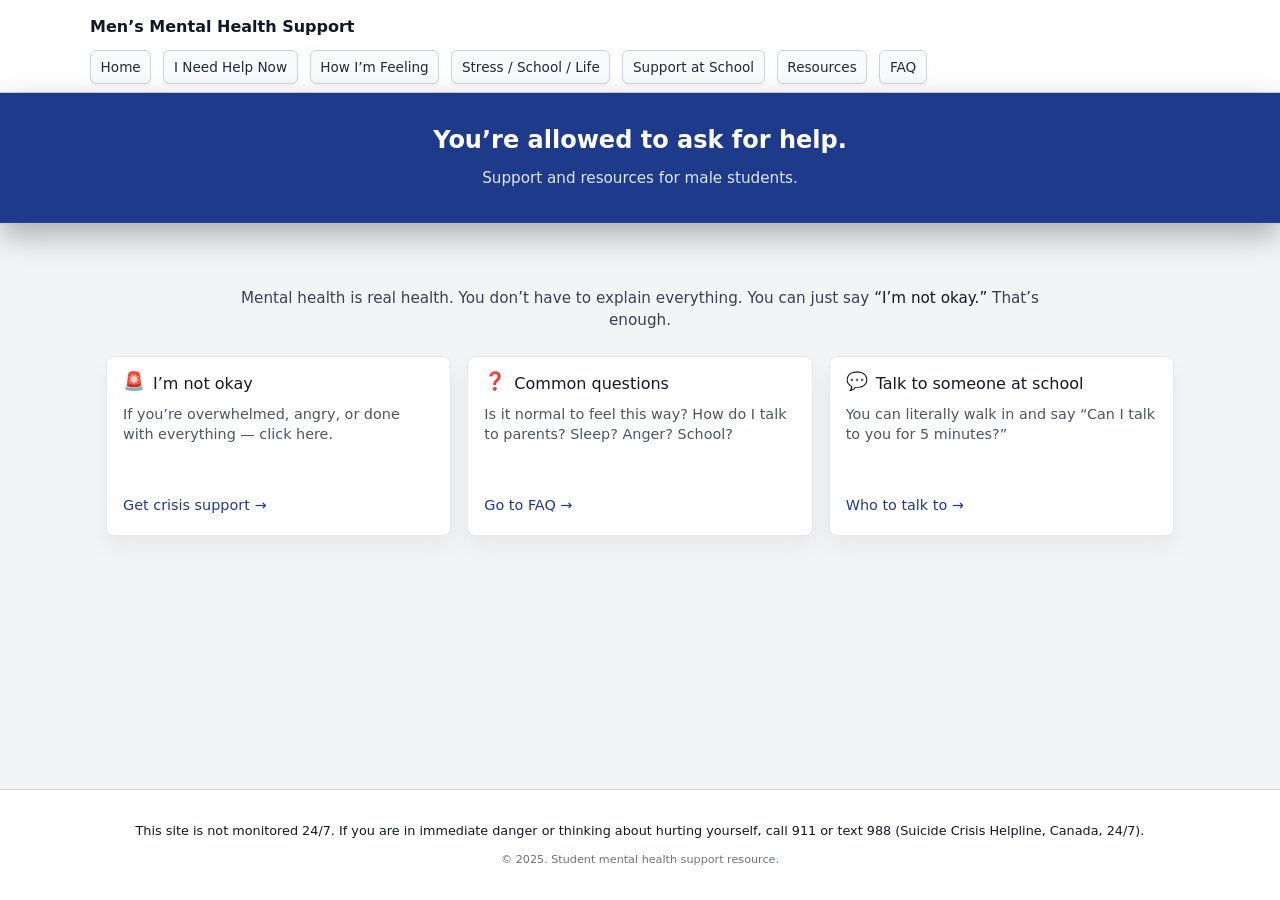
<file: index.html>
<!DOCTYPE html>
<html lang="en">
<head>
  <meta charset="UTF-8" />
  <meta name="viewport" content="width=device-width, initial-scale=1.0" />
  <title>Men’s Mental Health Support</title>
  <link rel="stylesheet" href="style.css" />
</head>
<body>

<header class="site-header-bar">
  <div class="site-header-inner">
    <div class="site-name">Men’s Mental Health Support</div>
    <nav class="nav-row">
      <a href="index.html">Home</a>
      <a href="help-now.html">I Need Help Now</a>
      <a href="feelings.html">How I’m Feeling</a>
      <a href="stress.html">Stress / School / Life</a>
      <a href="support.html">Support at School</a>
      <a href="resources.html">Resources</a>
      <a href="faq.html">FAQ</a>
    </nav>
  </div>
</header>

<section class="hero-banner">
  <h1>You’re allowed to ask for help.</h1>
  <p>Support and resources for male students.</p>
</section>

<main class="wrapper">
  <div class="intro-text">
    Mental health is real health. You don’t have to explain everything.
    You can just say <strong>“I’m not okay.”</strong> That’s enough.
  </div>

  <section class="card-grid">

    <div class="card">
      <div class="card-header-row">
        <div class="icon">🚨</div>
        <div>I’m not okay</div>
      </div>
      <p>If you’re overwhelmed, angry, or done with everything — click here.</p>
      <div class="card-action">
        <a href="help-now.html">Get crisis support →</a>
      </div>
    </div>

    <div class="card">
      <div class="card-header-row">
        <div class="icon">❓</div>
        <div>Common questions</div>
      </div>
      <p>Is it normal to feel this way? How do I talk to parents? Sleep? Anger? School?</p>
      <div class="card-action">
        <a href="faq.html">Go to FAQ →</a>
      </div>
    </div>

    <div class="card">
      <div class="card-header-row">
        <div class="icon">💬</div>
        <div>Talk to someone at school</div>
      </div>
      <p>You can literally walk in and say “Can I talk to you for 5 minutes?”</p>
      <div class="card-action">
        <a href="support.html">Who to talk to →</a>
      </div>
    </div>

  </section>
</main>

<footer>
  <p>This site is not monitored 24/7. If you are in immediate danger or thinking about hurting yourself, call 911 or text 988 (Suicide Crisis Helpline, Canada, 24/7).</p>
  <p class="legal">&copy; 2025. Student mental health support resource.</p>
</footer>

</body>
</html>
</file>
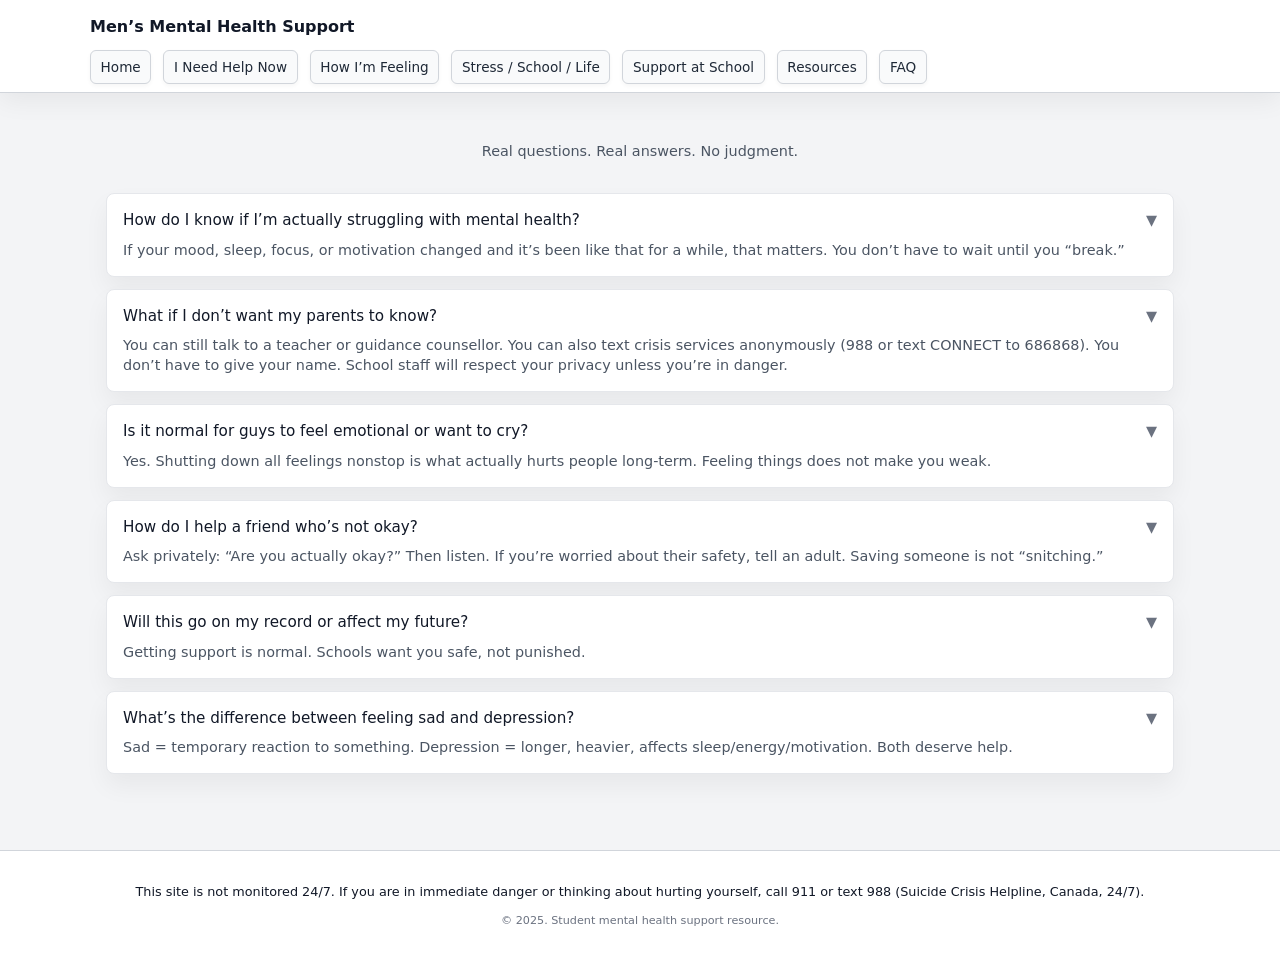
<file: faq.html>
<!DOCTYPE html>
<html lang="en">
<head>
  <meta charset="UTF-8" />
  <meta name="viewport" content="width=device-width, initial-scale=1.0" />
  <title>FAQ - Men’s Mental Health Support</title>
  <link rel="stylesheet" href="style.css" />
</head>
<body>

<header class="site-header-bar">
  <div class="site-header-inner">
    <div class="site-name">Men’s Mental Health Support</div>
    <nav class="nav-row">
      <a href="index.html">Home</a>
      <a href="help-now.html">I Need Help Now</a>
      <a href="feelings.html">How I’m Feeling</a>
      <a href="stress.html">Stress / School / Life</a>
      <a href="support.html">Support at School</a>
      <a href="resources.html">Resources</a>
      <a href="faq.html">FAQ</a>
    </nav>
  </div>
</header>

<main class="wrapper">

  <section class="page-intro-text">
    Real questions. Real answers. No judgment.
  </section>

  <section class="faq-item">
    <div class="faq-q">
      <div>How do I know if I’m actually struggling with mental health?</div>
      <div class="arrow">▼</div>
    </div>
    <div class="faq-a">
      If your mood, sleep, focus, or motivation changed and it’s been like that for a while, that matters.
      You don’t have to wait until you “break.”
    </div>
  </section>

  <section class="faq-item">
    <div class="faq-q">
      <div>What if I don’t want my parents to know?</div>
      <div class="arrow">▼</div>
    </div>
    <div class="faq-a">
      You can still talk to a teacher or guidance counsellor.
      You can also text crisis services anonymously (988 or text CONNECT to 686868).
      You don’t have to give your name. School staff will respect your privacy unless you’re in danger.
    </div>
  </section>

  <section class="faq-item">
    <div class="faq-q">
      <div>Is it normal for guys to feel emotional or want to cry?</div>
      <div class="arrow">▼</div>
    </div>
    <div class="faq-a">
      Yes. Shutting down all feelings nonstop is what actually hurts people long-term.
      Feeling things does not make you weak.
    </div>
  </section>

  <section class="faq-item">
    <div class="faq-q">
      <div>How do I help a friend who’s not okay?</div>
      <div class="arrow">▼</div>
    </div>
    <div class="faq-a">
      Ask privately: “Are you actually okay?” Then listen.
      If you’re worried about their safety, tell an adult.
      Saving someone is not “snitching.”
    </div>
  </section>

  <section class="faq-item">
    <div class="faq-q">
      <div>Will this go on my record or affect my future?</div>
      <div class="arrow">▼</div>
    </div>
    <div class="faq-a">
      Getting support is normal. Schools want you safe, not punished.
    </div>
  </section>

  <section class="faq-item">
    <div class="faq-q">
      <div>What’s the difference between feeling sad and depression?</div>
      <div class="arrow">▼</div>
    </div>
    <div class="faq-a">
      Sad = temporary reaction to something.  
      Depression = longer, heavier, affects sleep/energy/motivation.  
      Both deserve help.
    </div>
  </section>

</main>

<footer>
  <p>This site is not monitored 24/7. If you are in immediate danger or thinking about hurting yourself, call 911 or text 988 (Suicide Crisis Helpline, Canada, 24/7).</p>
  <p class="legal">&copy; 2025. Student mental health support resource.</p>
</footer>

</body>
</html>
</file>
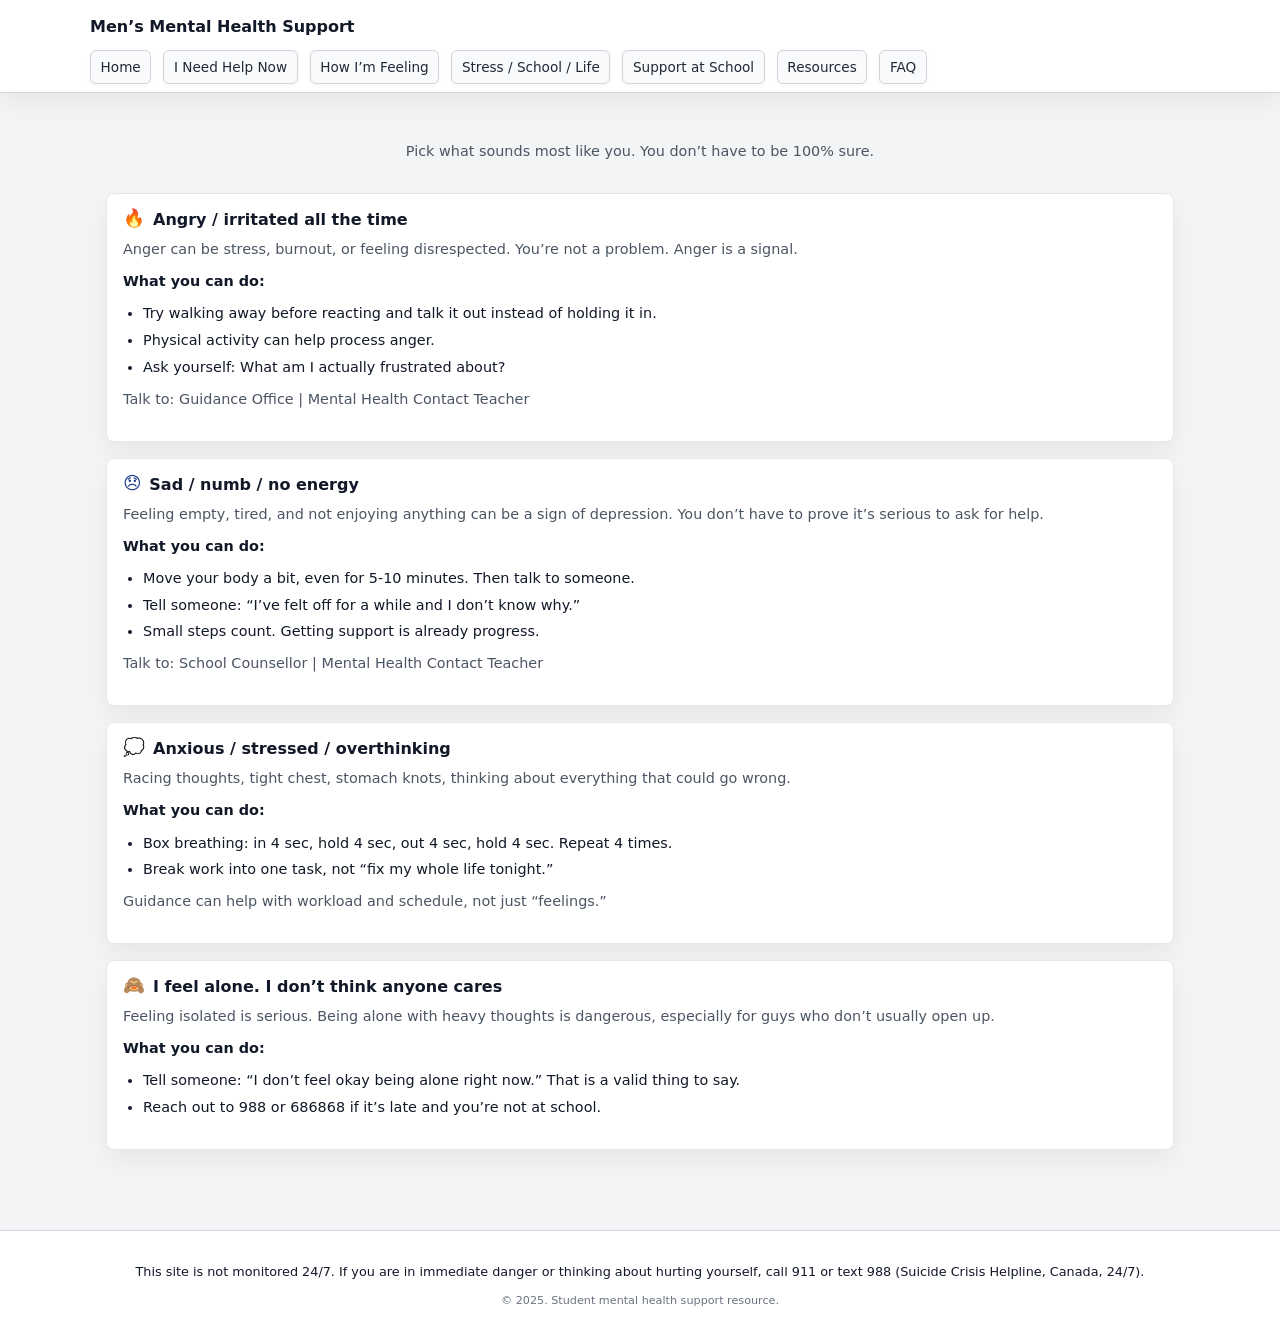
<file: feelings.html>
<!DOCTYPE html>
<html lang="en">
<head>
  <meta charset="UTF-8" />
  <meta name="viewport" content="width=device-width, initial-scale=1.0" />
  <title>How I’m Feeling - Men’s Mental Health Support</title>
  <link rel="stylesheet" href="style.css" />
</head>
<body>

<header class="site-header-bar">
  <div class="site-header-inner">
    <div class="site-name">Men’s Mental Health Support</div>
    <nav class="nav-row">
      <a href="index.html">Home</a>
      <a href="help-now.html">I Need Help Now</a>
      <a href="feelings.html">How I’m Feeling</a>
      <a href="stress.html">Stress / School / Life</a>
      <a href="support.html">Support at School</a>
      <a href="resources.html">Resources</a>
      <a href="faq.html">FAQ</a>
    </nav>
  </div>
</header>

<main class="wrapper">

  <section class="page-intro-text">
    Pick what sounds most like you. You don’t have to be 100% sure.
  </section>

  <section class="section-block">
    <h2><span class="icon">🔥</span> Angry / irritated all the time</h2>
    <p>Anger can be stress, burnout, or feeling disrespected. You’re not a problem. Anger is a signal.</p>
    <p><strong>What you can do:</strong></p>
    <ul>
      <li>Try walking away before reacting and talk it out instead of holding it in.</li>
      <li>Physical activity can help process anger.</li>
      <li>Ask yourself: What am I actually frustrated about?</li>
    </ul>
    <p>Talk to: Guidance Office | Mental Health Contact Teacher</p>
  </section>

  <section class="section-block">
    <h2><span class="icon">😞</span> Sad / numb / no energy</h2>
    <p>Feeling empty, tired, and not enjoying anything can be a sign of depression. You don’t have to prove it’s serious to ask for help.</p>
    <p><strong>What you can do:</strong></p>
    <ul>
      <li>Move your body a bit, even for 5-10 minutes. Then talk to someone.</li>
      <li>Tell someone: “I’ve felt off for a while and I don’t know why.”</li>
      <li>Small steps count. Getting support is already progress.</li>
    </ul>
    <p>Talk to: School Counsellor | Mental Health Contact Teacher</p>
  </section>

  <section class="section-block">
    <h2><span class="icon">💭</span> Anxious / stressed / overthinking</h2>
    <p>Racing thoughts, tight chest, stomach knots, thinking about everything that could go wrong.</p>
    <p><strong>What you can do:</strong></p>
    <ul>
      <li>Box breathing: in 4 sec, hold 4 sec, out 4 sec, hold 4 sec. Repeat 4 times.</li>
      <li>Break work into one task, not “fix my whole life tonight.”</li>
    </ul>
    <p>Guidance can help with workload and schedule, not just “feelings.”</p>
  </section>

  <section class="section-block">
    <h2><span class="icon">🙈</span> I feel alone. I don’t think anyone cares</h2>
    <p>Feeling isolated is serious. Being alone with heavy thoughts is dangerous, especially for guys who don’t usually open up.</p>
    <p><strong>What you can do:</strong></p>
    <ul>
      <li>Tell someone: “I don’t feel okay being alone right now.” That is a valid thing to say.</li>
      <li>Reach out to 988 or 686868 if it’s late and you’re not at school.</li>
    </ul>
  </section>

</main>

<footer>
  <p>This site is not monitored 24/7. If you are in immediate danger or thinking about hurting yourself, call 911 or text 988 (Suicide Crisis Helpline, Canada, 24/7).</p>
  <p class="legal">&copy; 2025. Student mental health support resource.</p>
</footer>

</body>
</html>
</file>
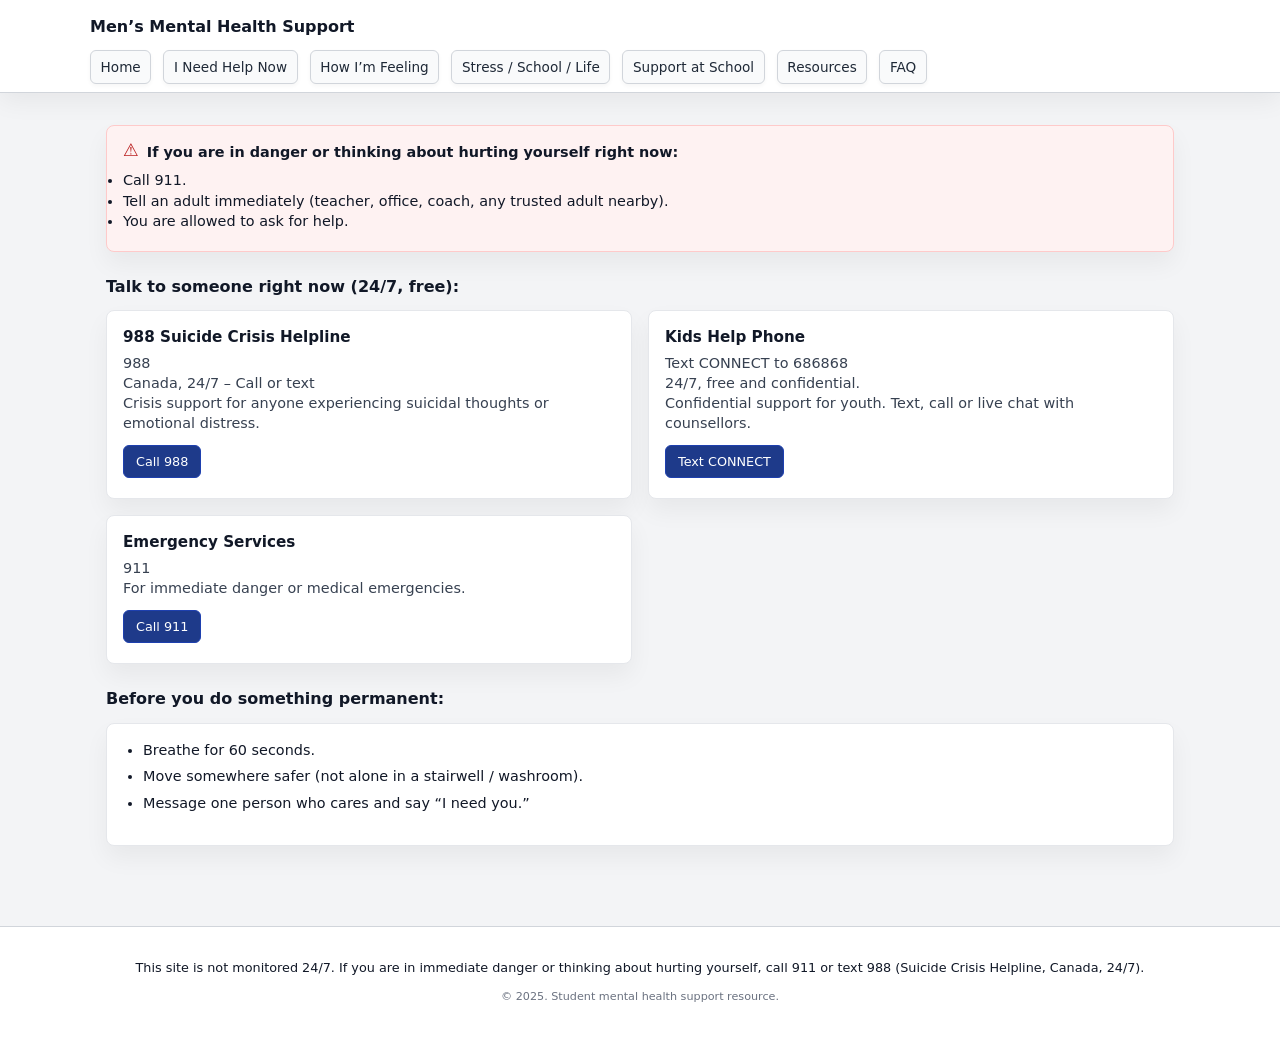
<file: help-now.html>
<!DOCTYPE html>
<html lang="en">
<head>
  <meta charset="UTF-8" />
  <meta name="viewport" content="width=device-width, initial-scale=1.0" />
  <title>I Need Help Now - Men’s Mental Health Support</title>
  <link rel="stylesheet" href="style.css" />
</head>
<body>

<header class="site-header-bar">
  <div class="site-header-inner">
    <div class="site-name">Men’s Mental Health Support</div>
    <nav class="nav-row">
      <a href="index.html">Home</a>
      <a href="help-now.html">I Need Help Now</a>
      <a href="feelings.html">How I’m Feeling</a>
      <a href="stress.html">Stress / School / Life</a>
      <a href="support.html">Support at School</a>
      <a href="resources.html">Resources</a>
      <a href="faq.html">FAQ</a>
    </nav>
  </div>
</header>

<main class="wrapper">

  <section class="alert-box">
    <div class="alert-title-row">
      <div class="alert-icon">⚠️</div>
      <div>If you are in danger or thinking about hurting yourself right now:</div>
    </div>
    <ul>
      <li>Call 911.</li>
      <li>Tell an adult immediately (teacher, office, coach, any trusted adult nearby).</li>
      <li>You are allowed to ask for help.</li>
    </ul>
  </section>

  <div class="section-title">Talk to someone right now (24/7, free):</div>

  <section class="contact-grid">

    <div class="contact-card">
      <div class="contact-card-title">988 Suicide Crisis Helpline</div>
      <div class="contact-card-detail">
        988<br />
        Canada, 24/7 – Call or text<br />
        Crisis support for anyone experiencing suicidal thoughts or emotional distress.
      </div>
      <div class="contact-button-row">
        <a class="contact-button" href="tel:988">Call 988</a>
      </div>
    </div>

    <div class="contact-card">
      <div class="contact-card-title">Kids Help Phone</div>
      <div class="contact-card-detail">
        Text CONNECT to 686868<br />
        24/7, free and confidential.<br />
        Confidential support for youth. Text, call or live chat with counsellors.
      </div>
      <div class="contact-button-row">
        <a class="contact-button" href="sms:686868?body=CONNECT">Text CONNECT</a>
      </div>
    </div>

    <div class="contact-card">
      <div class="contact-card-title">Emergency Services</div>
      <div class="contact-card-detail">
        911<br />
        For immediate danger or medical emergencies.
      </div>
      <div class="contact-button-row">
        <a class="contact-button" href="tel:911">Call 911</a>
      </div>
    </div>

  </section>

  <div class="section-title">Before you do something permanent:</div>

  <section class="section-block">
    <ul>
      <li>Breathe for 60 seconds.</li>
      <li>Move somewhere safer (not alone in a stairwell / washroom).</li>
      <li>Message one person who cares and say “I need you.”</li>
    </ul>
  </section>

</main>

<footer>
  <p>This site is not monitored 24/7. If you are in immediate danger or thinking about hurting yourself, call 911 or text 988 (Suicide Crisis Helpline, Canada, 24/7).</p>
  <p class="legal">&copy; 2025. Student mental health support resource.</p>
</footer>

</body>
</html>
</file>
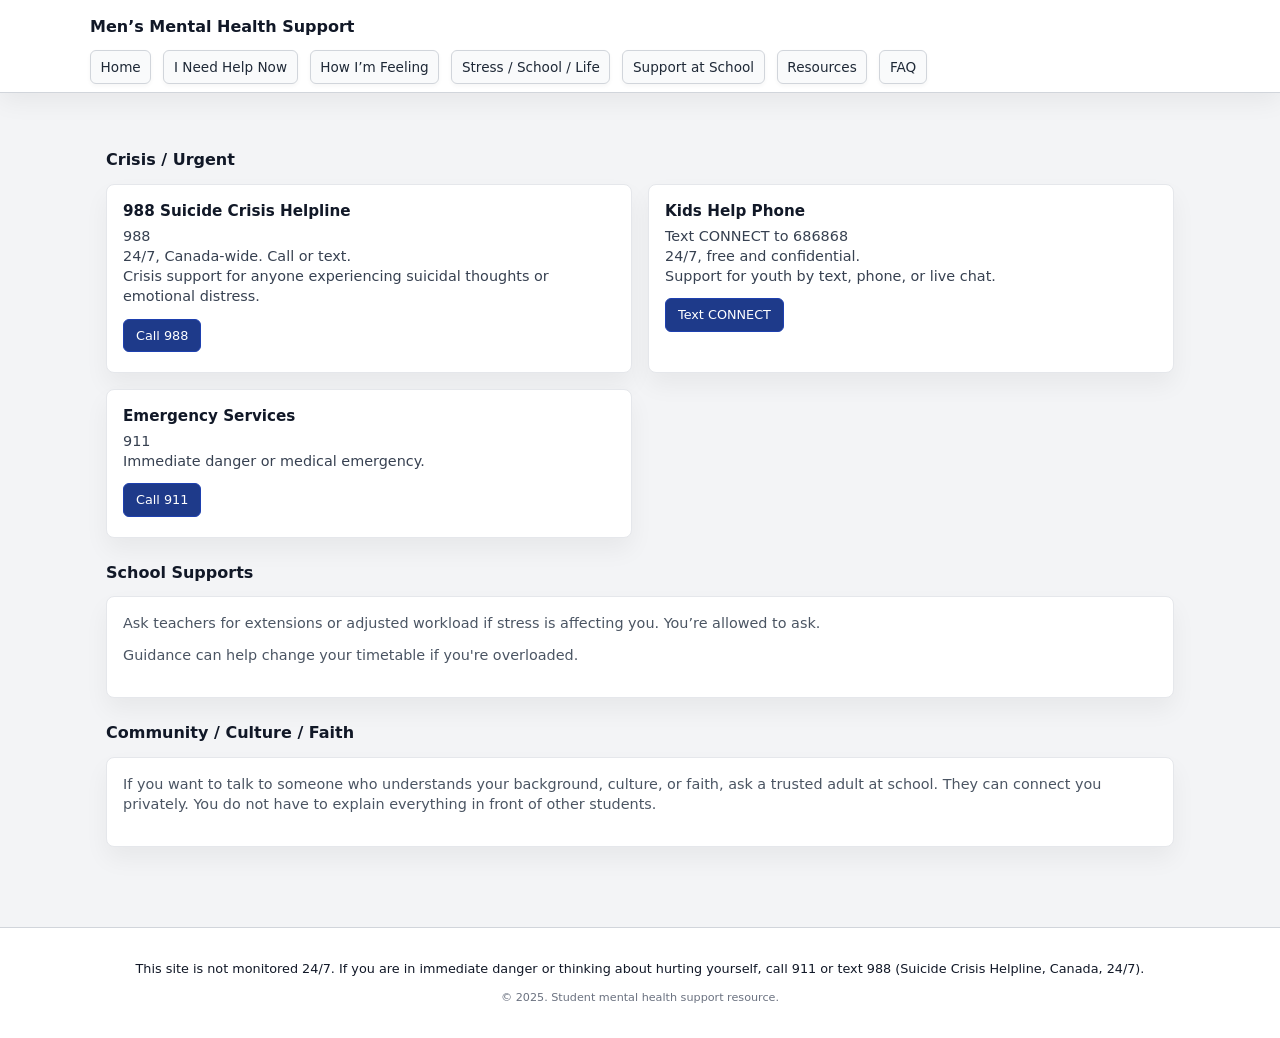
<file: resources.html>
<!DOCTYPE html>
<html lang="en">
<head>
  <meta charset="UTF-8" />
  <meta name="viewport" content="width=device-width, initial-scale=1.0" />
  <title>Resources - Men’s Mental Health Support</title>
  <link rel="stylesheet" href="style.css" />
</head>
<body>

<header class="site-header-bar">
  <div class="site-header-inner">
    <div class="site-name">Men’s Mental Health Support</div>
    <nav class="nav-row">
      <a href="index.html">Home</a>
      <a href="help-now.html">I Need Help Now</a>
      <a href="feelings.html">How I’m Feeling</a>
      <a href="stress.html">Stress / School / Life</a>
      <a href="support.html">Support at School</a>
      <a href="resources.html">Resources</a>
      <a href="faq.html">FAQ</a>
    </nav>
  </div>
</header>

<main class="wrapper">

  <div class="section-title">Crisis / Urgent</div>
  <section class="contact-grid">

    <div class="contact-card">
      <div class="contact-card-title">988 Suicide Crisis Helpline</div>
      <div class="contact-card-detail">
        988<br />
        24/7, Canada-wide. Call or text.<br />
        Crisis support for anyone experiencing suicidal thoughts or emotional distress.
      </div>
      <div class="contact-button-row">
        <a class="contact-button" href="tel:988">Call 988</a>
      </div>
    </div>

    <div class="contact-card">
      <div class="contact-card-title">Kids Help Phone</div>
      <div class="contact-card-detail">
        Text CONNECT to 686868<br />
        24/7, free and confidential.<br />
        Support for youth by text, phone, or live chat.
      </div>
      <div class="contact-button-row">
        <a class="contact-button" href="sms:686868?body=CONNECT">Text CONNECT</a>
      </div>
    </div>

    <div class="contact-card">
      <div class="contact-card-title">Emergency Services</div>
      <div class="contact-card-detail">
        911<br />
        Immediate danger or medical emergency.
      </div>
      <div class="contact-button-row">
        <a class="contact-button" href="tel:911">Call 911</a>
      </div>
    </div>

  </section>

  <div class="section-title">School Supports</div>
  <section class="section-block">
    <p>Ask teachers for extensions or adjusted workload if stress is affecting you. You’re allowed to ask.</p>
    <p>Guidance can help change your timetable if you're overloaded.</p>
  </section>

  <div class="section-title">Community / Culture / Faith</div>
  <section class="section-block">
    <p>If you want to talk to someone who understands your background, culture, or faith, ask a trusted adult at school. They can connect you privately. You do not have to explain everything in front of other students.</p>
  </section>

</main>

<footer>
  <p>This site is not monitored 24/7. If you are in immediate danger or thinking about hurting yourself, call 911 or text 988 (Suicide Crisis Helpline, Canada, 24/7).</p>
  <p class="legal">&copy; 2025. Student mental health support resource.</p>
</footer>

</body>
</html>
</file>
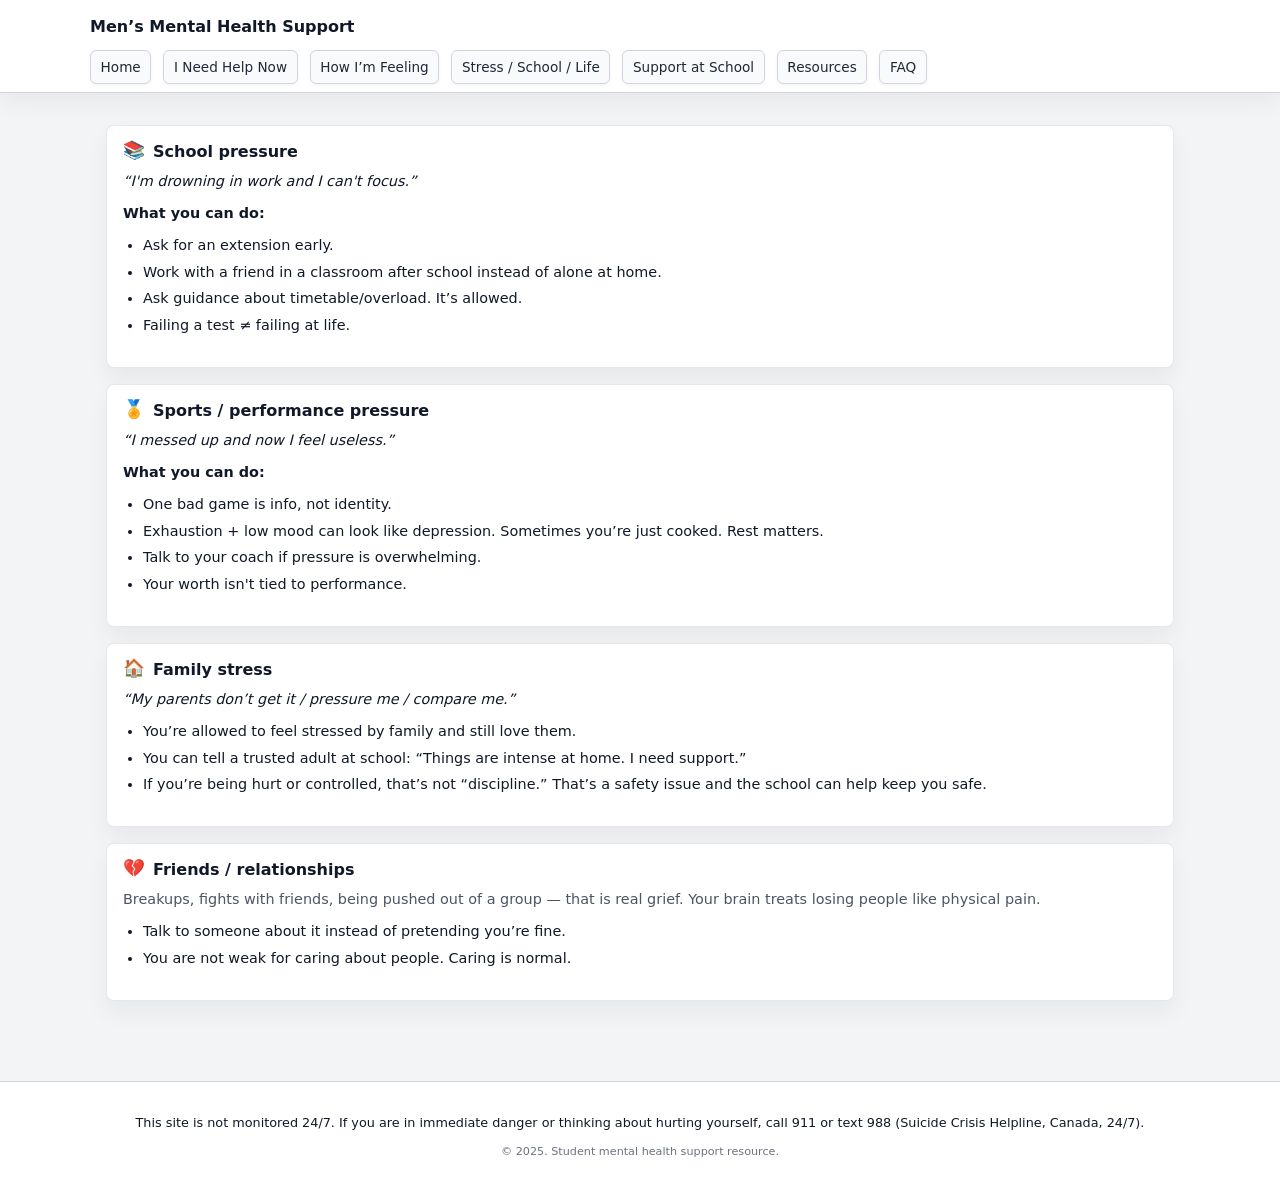
<file: stress.html>
<!DOCTYPE html>
<html lang="en">
<head>
  <meta charset="UTF-8" />
  <meta name="viewport" content="width=device-width, initial-scale=1.0" />
  <title>Stress / School / Life - Men’s Mental Health Support</title>
  <link rel="stylesheet" href="style.css" />
</head>
<body>

<header class="site-header-bar">
  <div class="site-header-inner">
    <div class="site-name">Men’s Mental Health Support</div>
    <nav class="nav-row">
      <a href="index.html">Home</a>
      <a href="help-now.html">I Need Help Now</a>
      <a href="feelings.html">How I’m Feeling</a>
      <a href="stress.html">Stress / School / Life</a>
      <a href="support.html">Support at School</a>
      <a href="resources.html">Resources</a>
      <a href="faq.html">FAQ</a>
    </nav>
  </div>
</header>

<main class="wrapper">

  <section class="section-block">
    <h2><span class="icon">📚</span> School pressure</h2>
    <p><em>“I'm drowning in work and I can't focus.”</em></p>
    <p><strong>What you can do:</strong></p>
    <ul>
      <li>Ask for an extension early.</li>
      <li>Work with a friend in a classroom after school instead of alone at home.</li>
      <li>Ask guidance about timetable/overload. It’s allowed.</li>
      <li>Failing a test ≠ failing at life.</li>
    </ul>
  </section>

  <section class="section-block">
    <h2><span class="icon">🏅</span> Sports / performance pressure</h2>
    <p><em>“I messed up and now I feel useless.”</em></p>
    <p><strong>What you can do:</strong></p>
    <ul>
      <li>One bad game is info, not identity.</li>
      <li>Exhaustion + low mood can look like depression. Sometimes you’re just cooked. Rest matters.</li>
      <li>Talk to your coach if pressure is overwhelming.</li>
      <li>Your worth isn't tied to performance.</li>
    </ul>
  </section>

  <section class="section-block">
    <h2><span class="icon">🏠</span> Family stress</h2>
    <p><em>“My parents don’t get it / pressure me / compare me.”</em></p>
    <ul>
      <li>You’re allowed to feel stressed by family and still love them.</li>
      <li>You can tell a trusted adult at school: “Things are intense at home. I need support.”</li>
      <li>If you’re being hurt or controlled, that’s not “discipline.” That’s a safety issue and the school can help keep you safe.</li>
    </ul>
  </section>

  <section class="section-block">
    <h2><span class="icon">💔</span> Friends / relationships</h2>
    <p>Breakups, fights with friends, being pushed out of a group — that is real grief. Your brain treats losing people like physical pain.</p>
    <ul>
      <li>Talk to someone about it instead of pretending you’re fine.</li>
      <li>You are not weak for caring about people. Caring is normal.</li>
    </ul>
  </section>

</main>

<footer>
  <p>This site is not monitored 24/7. If you are in immediate danger or thinking about hurting yourself, call 911 or text 988 (Suicide Crisis Helpline, Canada, 24/7).</p>
  <p class="legal">&copy; 2025. Student mental health support resource.</p>
</footer>

</body>
</html>
</file>
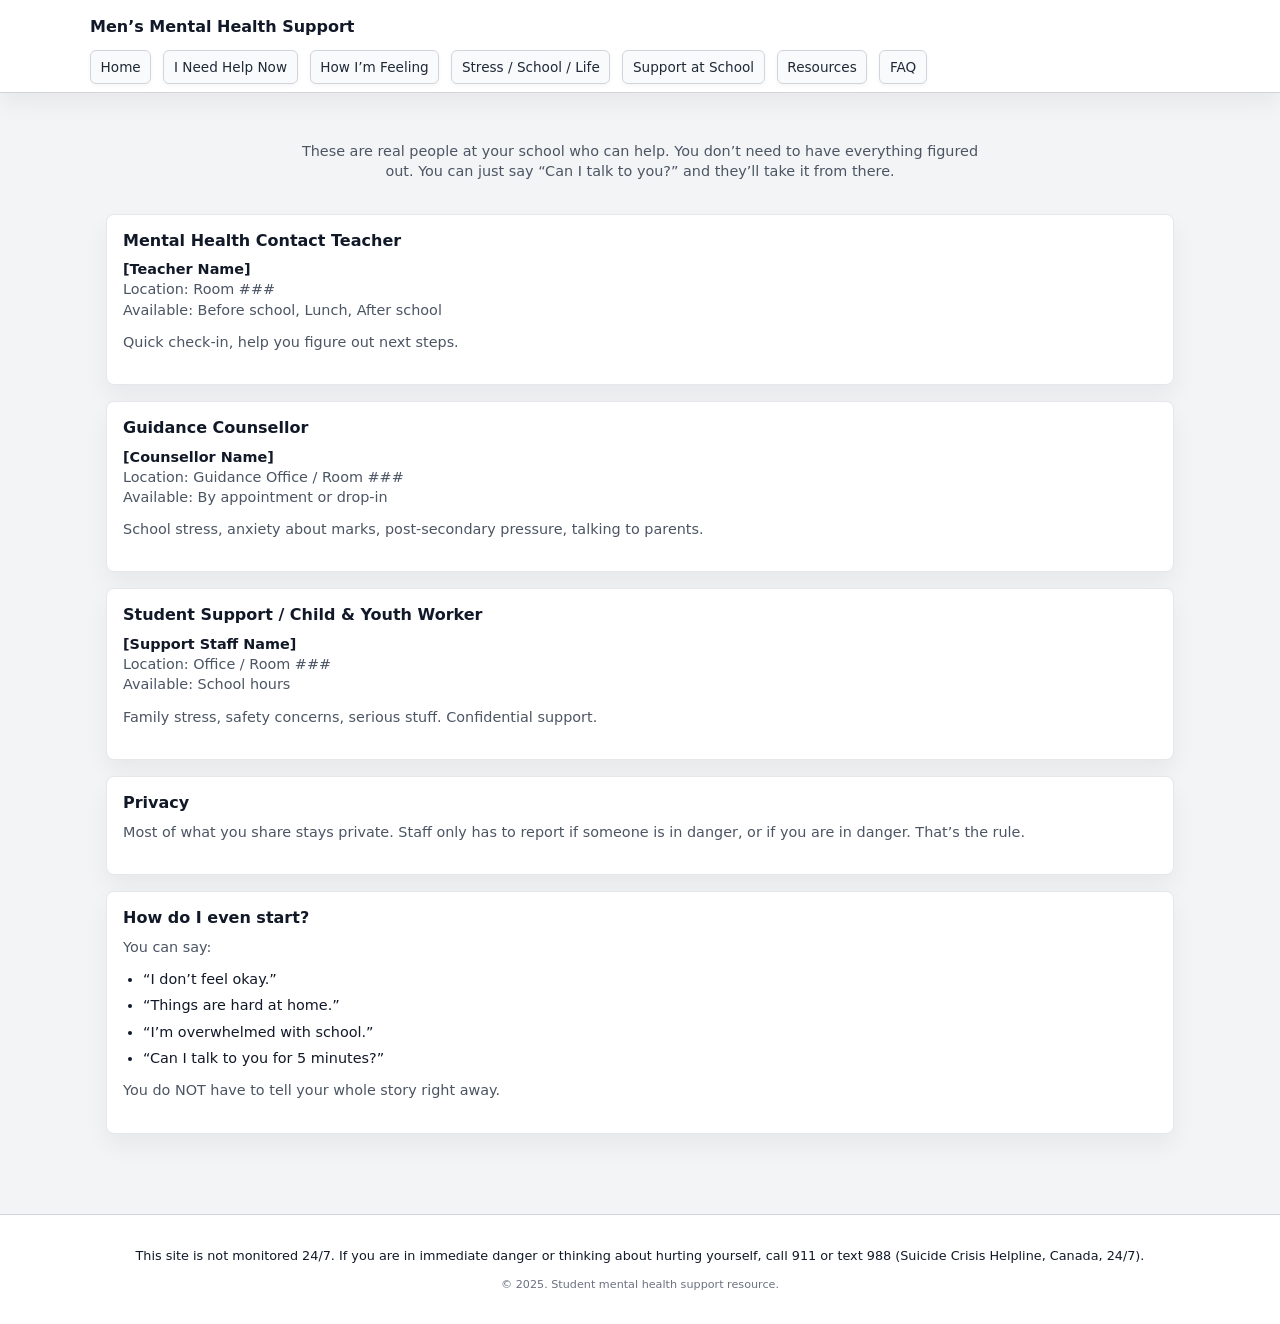
<file: support.html>
<!DOCTYPE html>
<html lang="en">
<head>
  <meta charset="UTF-8" />
  <meta name="viewport" content="width=device-width, initial-scale=1.0" />
  <title>Support at School - Men’s Mental Health Support</title>
  <link rel="stylesheet" href="style.css" />
</head>
<body>

<header class="site-header-bar">
  <div class="site-header-inner">
    <div class="site-name">Men’s Mental Health Support</div>
    <nav class="nav-row">
      <a href="index.html">Home</a>
      <a href="help-now.html">I Need Help Now</a>
      <a href="feelings.html">How I’m Feeling</a>
      <a href="stress.html">Stress / School / Life</a>
      <a href="support.html">Support at School</a>
      <a href="resources.html">Resources</a>
      <a href="faq.html">FAQ</a>
    </nav>
  </div>
</header>

<main class="wrapper">

  <section class="page-intro-text" style="max-width:700px;">
    These are real people at your school who can help. You don’t need to have
    everything figured out. You can just say “Can I talk to you?” and they’ll
    take it from there.
  </section>

  <!-- ✍ YOU CAN EDIT THIS PART LATER -->
  <section class="section-block">
    <h2>Mental Health Contact Teacher</h2>
    <p><strong>[Teacher Name]</strong><br />
    Location: Room ###<br />
    Available: Before school, Lunch, After school</p>
    <p>Quick check-in, help you figure out next steps.</p>
  </section>

  <section class="section-block">
    <h2>Guidance Counsellor</h2>
    <p><strong>[Counsellor Name]</strong><br />
    Location: Guidance Office / Room ###<br />
    Available: By appointment or drop-in</p>
    <p>School stress, anxiety about marks, post-secondary pressure, talking to parents.</p>
  </section>

  <section class="section-block">
    <h2>Student Support / Child & Youth Worker</h2>
    <p><strong>[Support Staff Name]</strong><br />
    Location: Office / Room ###<br />
    Available: School hours</p>
    <p>Family stress, safety concerns, serious stuff. Confidential support.</p>
  </section>
  <!-- ✍ STOP EDITING -->

  <section class="section-block">
    <h2>Privacy</h2>
    <p>Most of what you share stays private. Staff only has to report if someone is in danger, or if you are in danger. That’s the rule.</p>
  </section>

  <section class="section-block">
    <h2>How do I even start?</h2>
    <p>You can say:</p>
    <ul>
      <li>“I don’t feel okay.”</li>
      <li>“Things are hard at home.”</li>
      <li>“I’m overwhelmed with school.”</li>
      <li>“Can I talk to you for 5 minutes?”</li>
    </ul>
    <p>You do NOT have to tell your whole story right away.</p>
  </section>

</main>

<footer>
  <p>This site is not monitored 24/7. If you are in immediate danger or thinking about hurting yourself, call 911 or text 988 (Suicide Crisis Helpline, Canada, 24/7).</p>
  <p class="legal">&copy; 2025. Student mental health support resource.</p>
</footer>

</body>
</html>
</file>
<file: style.css>
/* GLOBAL RESET */
* {
  box-sizing: border-box;
  margin: 0;
  padding: 0;
  -webkit-font-smoothing: antialiased;
  font-family: system-ui, -apple-system, BlinkMacSystemFont, "Inter", "Roboto", "Segoe UI", sans-serif;
  line-height: 1.4;
  color: #111827; /* gray-900 */
}

body {
  background-color: #f3f4f6; /* light gray page bg */
  min-height: 100vh;
  display: flex;
  flex-direction: column;
}

/* LAYOUT WRAPPER */
.wrapper {
  max-width: 1100px;
  width: 100%;
  margin: 0 auto;
  padding: 2rem 1rem 4rem;
}

/* TOP SITE TITLE + NAV */
.site-header-bar {
  background-color: #ffffff;
  border-bottom: 1px solid #d1d5db; /* gray-300 */
  box-shadow: 0 8px 24px rgba(0,0,0,0.06);
  padding: 1rem 1rem 0.5rem;
}

.site-header-inner {
  max-width: 1100px;
  margin: 0 auto;
  display: flex;
  flex-direction: column;
  gap: .75rem;
}

.site-name {
  font-size: 1rem;
  font-weight: 600;
  color: #111827;
}

/* NAV LINKS ROW */
.nav-row {
  display: flex;
  flex-wrap: wrap;
  gap: .5rem .75rem;
  font-size: .85rem;
  line-height: 1.2;
}

.nav-row a {
  text-decoration: none;
  color: #1f2937; /* gray-800 */
  padding: .4rem .6rem;
  background-color: #f9fafb; /* gray-50 */
  border: 1px solid #d1d5db;
  border-radius: .375rem; /* rounded-md */
  box-shadow: 0 2px 4px rgba(0,0,0,0.04);
}

.nav-row a:hover {
  background-color: #e5e7eb; /* gray-200 */
  border-color: #9ca3af; /* gray-400 */
}

/* BLUE HERO BANNER (HOME PAGE ONLY OR WHEN WE WANT A BIG TITLE) */
.hero-banner {
  background-color: #1e3a8a; /* blue-800 */
  color: #fff;
  padding: 2rem 1rem;
  text-align: center;
  border-bottom: 1px solid #1e40af; /* blue-900-ish */
  box-shadow: 0 12px 30px rgba(0,0,0,0.3);
}

.hero-banner h1 {
  color: #fff;
  font-size: 1.5rem;
  line-height: 1.3;
  font-weight: 600;
  margin-bottom: .75rem;
}

.hero-banner p {
  color: #e0e7ff; /* indigo-100 */
  font-size: .95rem;
  max-width: 600px;
  margin: 0 auto;
  line-height: 1.4;
}

/* INTRO TEXT UNDER HERO (HOME PAGE FIRST PARAGRAPH) */
.intro-text {
  max-width: 800px;
  margin: 2rem auto 1.5rem;
  text-align: center;
  color: #374151; /* gray-700 */
  font-size: .95rem;
  line-height: 1.5;
}

.intro-text strong {
  font-weight: 500;
  color: #111827;
}

/* CARD GRID */
.card-grid {
  display: grid;
  gap: 1rem;
}

@media (min-width: 768px) {
  .card-grid {
    grid-template-columns: repeat(3, 1fr);
  }
}

/* CARD STYLE (light rounded box with subtle border + icon header bar in screenshot style) */
.card {
  background-color: #ffffff;
  border: 1px solid #e5e7eb; /* gray-200 */
  border-radius: .5rem; /* rounded-lg */
  box-shadow: 0 12px 24px rgba(0,0,0,0.05);
  padding: 1rem 1rem 1.25rem;
  display: flex;
  flex-direction: column;
  min-height: 180px;
}

.card-header-row {
  display: flex;
  align-items: flex-start;
  gap: .5rem;
  margin-bottom: .5rem;
  font-weight: 500;
  color: #111827;
  font-size: 1rem;
  line-height: 1.3;
}

.card-header-row .icon {
  font-size: 1.1rem;
  line-height: 1;
  color: #1e3a8a;
}

.card p {
  font-size: .9rem;
  color: #4b5563; /* gray-600 */
  line-height: 1.4;
  flex-grow: 1;
}

.card-action {
  margin-top: .75rem;
  font-size: .9rem;
}

.card-action a {
  text-decoration: none;
  color: #1e3a8a;
  font-weight: 500;
}

.card-action a:hover {
  text-decoration: underline;
}

/* SECTION BLOCK / ALERT BOX / PANELS ON OTHER PAGES */
.section-block {
  background-color: #ffffff;
  border: 1px solid #e5e7eb;
  border-radius: .5rem;
  box-shadow: 0 12px 24px rgba(0,0,0,0.05);
  padding: 1rem 1rem 1.25rem;
  margin-bottom: 1rem;
}

.section-block h2 {
  font-size: 1rem;
  font-weight: 600;
  color: #111827;
  margin-bottom: .5rem;
  line-height: 1.3;
  display: flex;
  align-items: flex-start;
  gap: .5rem;
}

.section-block h2 .icon {
  font-size: 1.1rem;
  line-height: 1;
  color: #1e3a8a;
}

.section-block p {
  font-size: .9rem;
  color: #4b5563;
  line-height: 1.4;
  margin-bottom: .75rem;
}

.section-block ul {
  margin-left: 1.25rem;
  margin-bottom: .75rem;
  color: #4b5563;
  font-size: .9rem;
  line-height: 1.4;
}
.section-block ul li {
  list-style: disc;
  margin-bottom: .4rem;
}

/* RED ALERT BOX (help-now top alert) */
.alert-box {
  background-color: #fef2f2; /* red-50 */
  border: 1px solid #fecaca; /* red-200 */
  border-radius: .5rem;
  box-shadow: 0 12px 24px rgba(0,0,0,0.05);
  padding: 1rem 1rem 1.25rem;
  margin-bottom: 1rem;
  font-size: .9rem;
  line-height: 1.4;
  color: #7f1d1d; /* red-900 */
}

.alert-title-row {
  display: flex;
  align-items: flex-start;
  gap: .5rem;
  font-weight: 600;
  color: #7f1d1d;
  margin-bottom: .5rem;
  line-height: 1.4;
}

.alert-icon {
  color: #b91c1c; /* red-700 */
  font-size: 1.1rem;
  line-height: 1;
}

/* CONTACT GRID (help-now numbers, resources tabs etc.) */
.contact-grid {
  display: grid;
  gap: 1rem;
}

@media(min-width:768px){
  .contact-grid {
    grid-template-columns: repeat(2, 1fr);
  }
}

.contact-card {
  background-color: #ffffff;
  border: 1px solid #e5e7eb;
  border-radius: .5rem;
  box-shadow: 0 12px 24px rgba(0,0,0,0.05);
  padding: 1rem 1rem 1.25rem;
  font-size: .9rem;
  line-height: 1.4;
  color: #1f2937;
}

.contact-card-title {
  font-weight: 600;
  color: #111827;
  font-size: .95rem;
  line-height: 1.4;
  margin-bottom: .25rem;
}

.contact-card-detail {
  color: #374151;
  line-height: 1.4;
  margin-bottom: .75rem;
  font-size: .9rem;
}

.contact-button-row {
  display: flex;
  flex-wrap: wrap;
  gap: .5rem;
}

.contact-button {
  display: inline-block;
  text-decoration: none;
  background-color: #1e3a8a;
  color: #fff;
  border-radius: .375rem;
  border: 1px solid #1e40af;
  padding: .5rem .75rem;
  font-size: .8rem;
  font-weight: 500;
  line-height: 1.2;
  text-align: center;
}

.contact-button:hover {
  background-color: #1e40af;
}

/* PAGE SECTION TITLES (like “Talk to someone right now…”) */
.section-title {
  font-weight: 600;
  font-size: 1rem;
  color: #111827;
  margin: 1.5rem 0 .75rem;
}

/* SMALL GRAY TEXT UNDER PAGE TITLE */
.page-intro-text {
  font-size: .9rem;
  color: #4b5563;
  line-height: 1.4;
  max-width: 700px;
  margin: 1rem auto 2rem;
  text-align: center;
}

/* FAQ ACCORDION STYLE (static version) */
.faq-item {
  background-color: #ffffff;
  border: 1px solid #e5e7eb;
  border-radius: .5rem;
  box-shadow: 0 12px 24px rgba(0,0,0,0.05);
  margin-bottom: .75rem;
  padding: 1rem;
}

.faq-q {
  font-weight: 500;
  color: #111827;
  font-size: .95rem;
  margin-bottom: .5rem;
  line-height: 1.4;
  display: flex;
  justify-content: space-between;
  align-items: flex-start;
}
.faq-q .arrow {
  color: #6b7280; /* gray-500 */
  font-size: .9rem;
}

.faq-a {
  font-size: .9rem;
  color: #4b5563;
  line-height: 1.4;
}

/* FOOTER */
footer {
  border-top: 1px solid #d1d5db;
  background-color: #ffffff;
  padding: 2rem 1rem;
  margin-top: auto;
  text-align: center;
  font-size: .8rem;
  color: #4b5563;
  line-height: 1.5;
}

footer .legal {
  font-size: .7rem;
  color: #6b7280;
  margin-top: .75rem;
}
</file>
